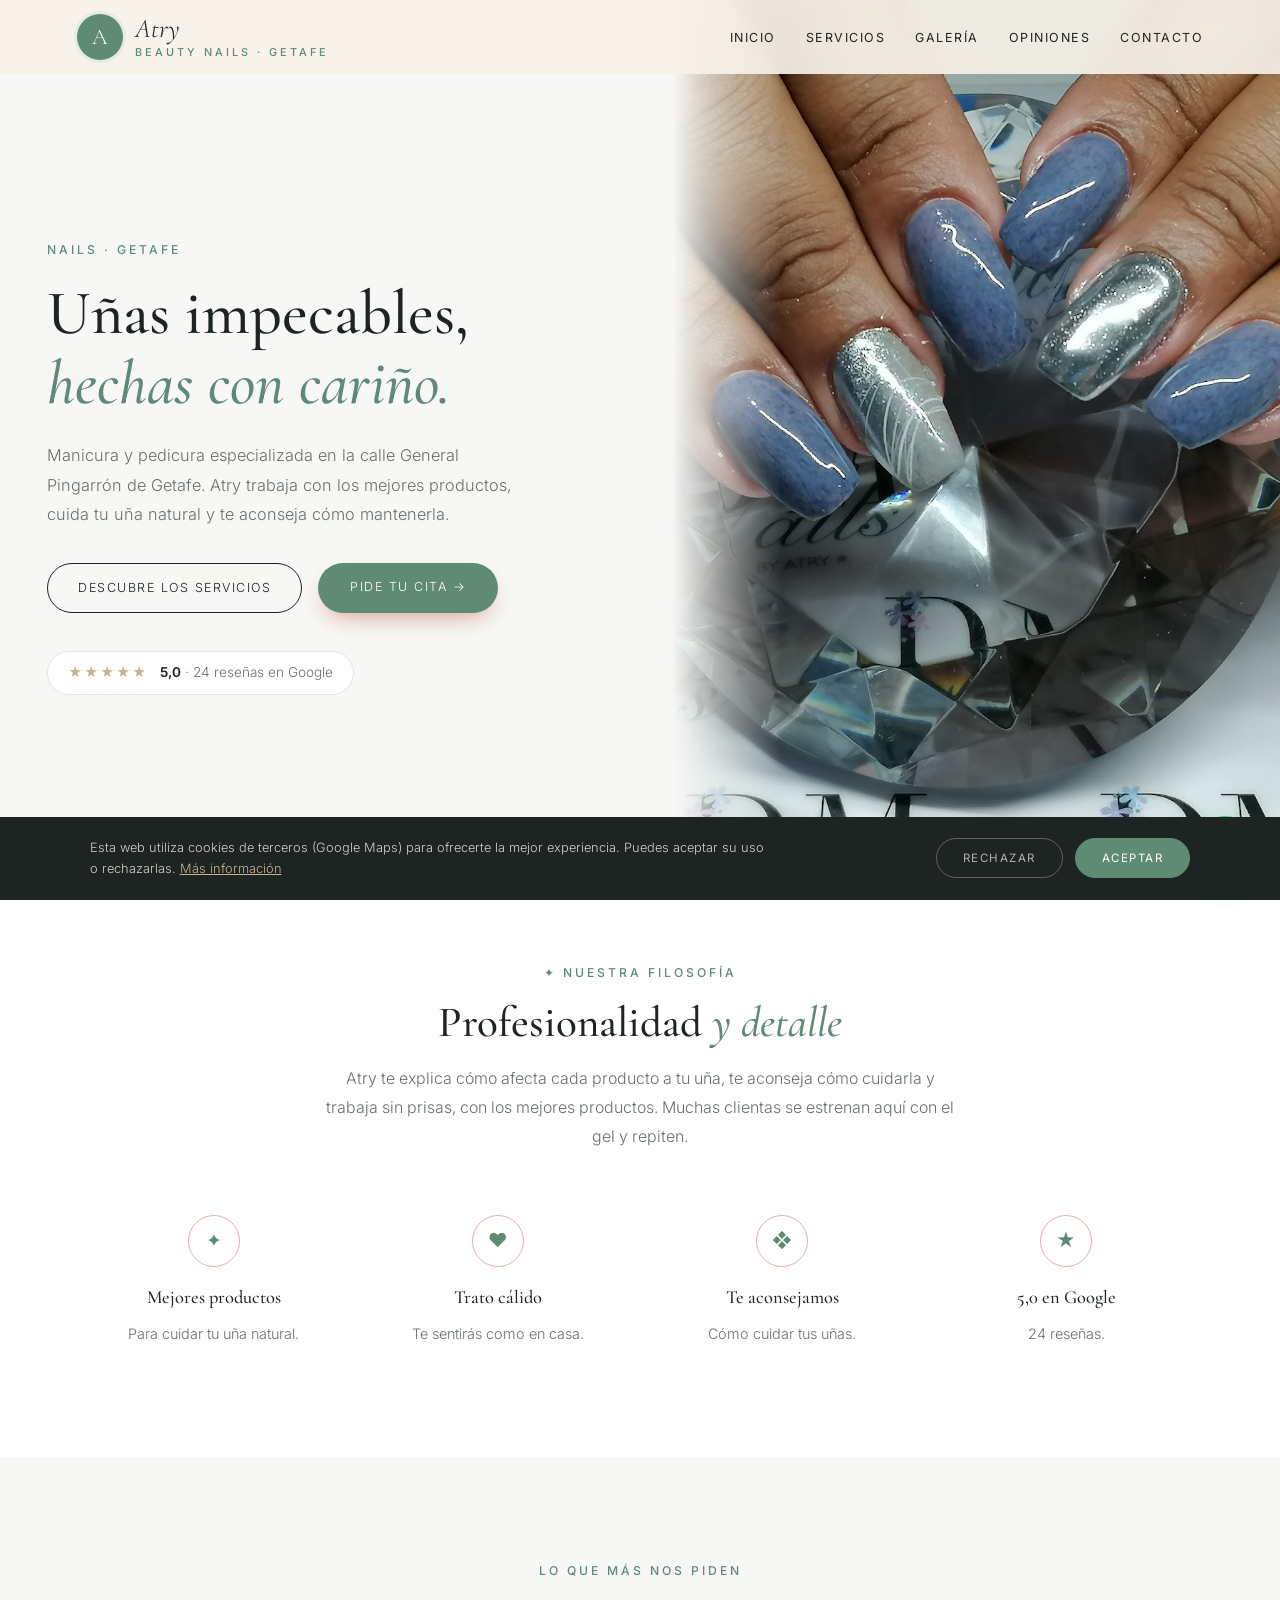
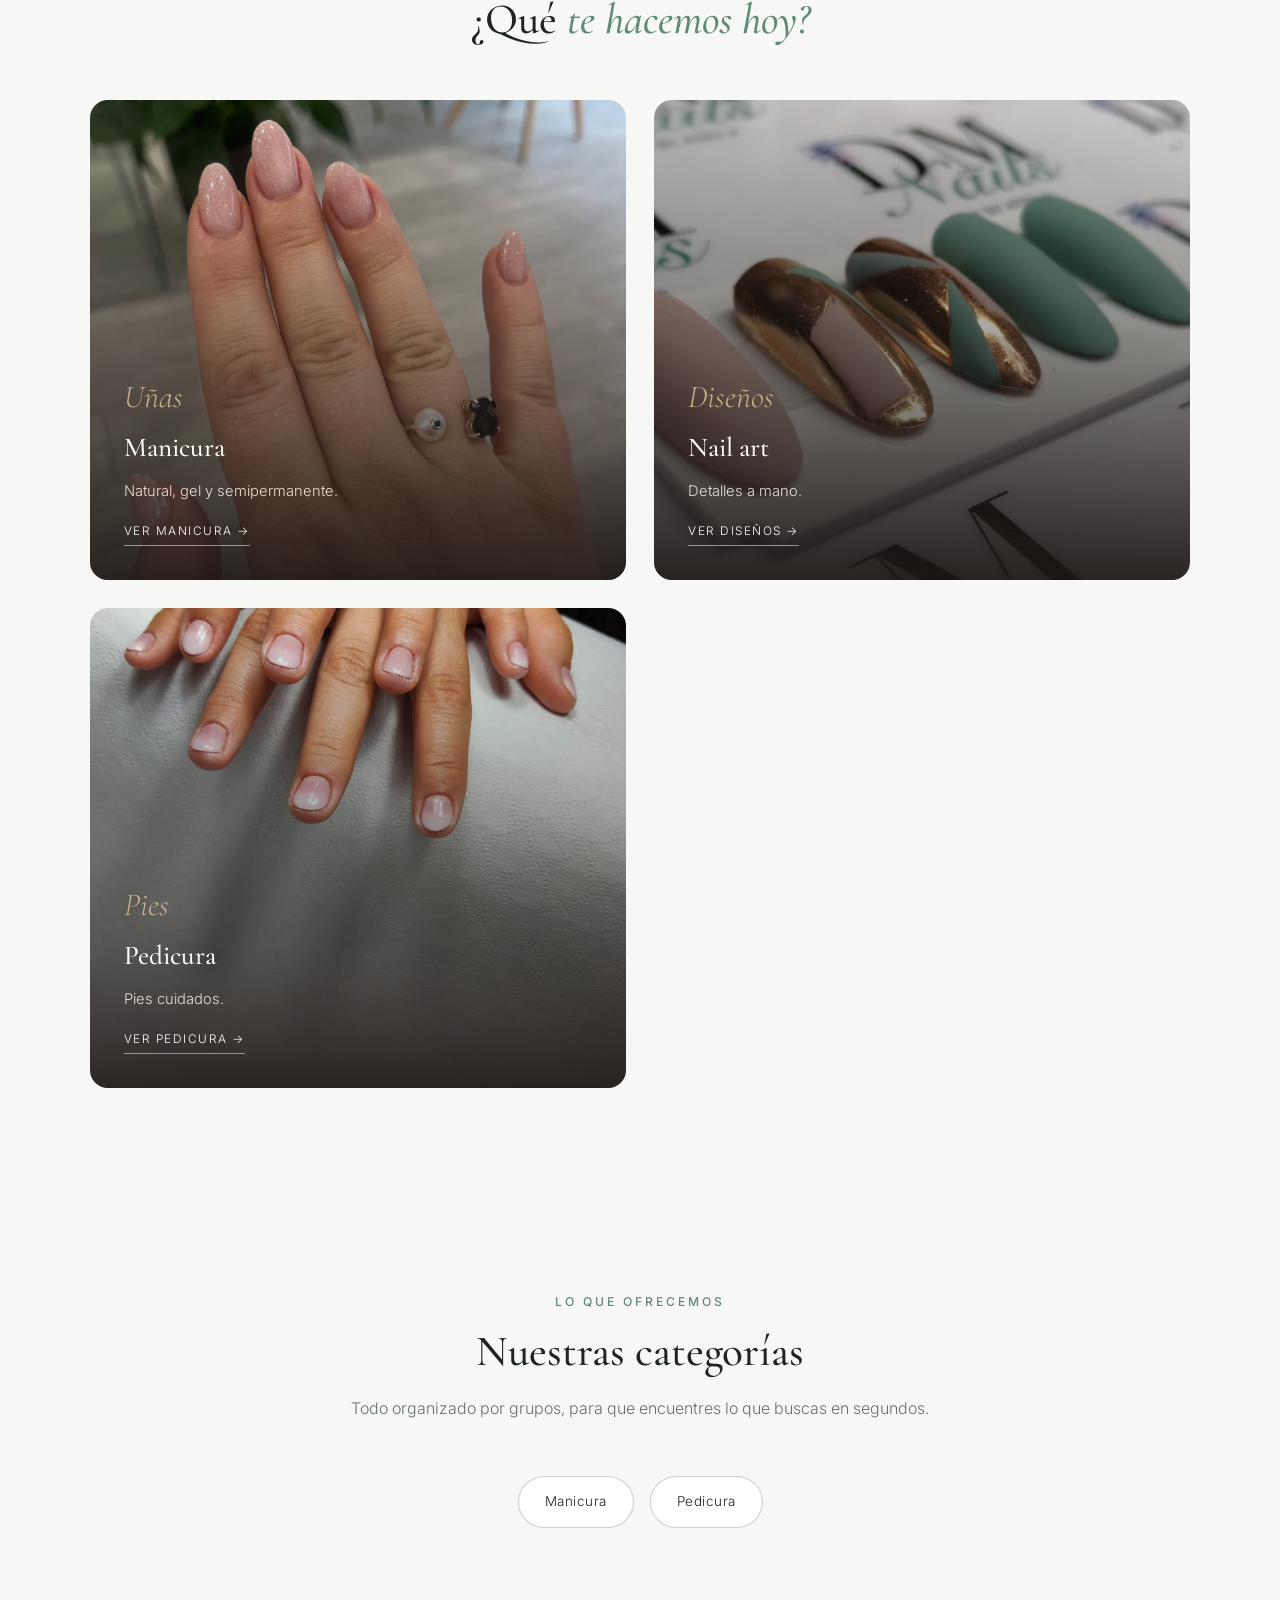
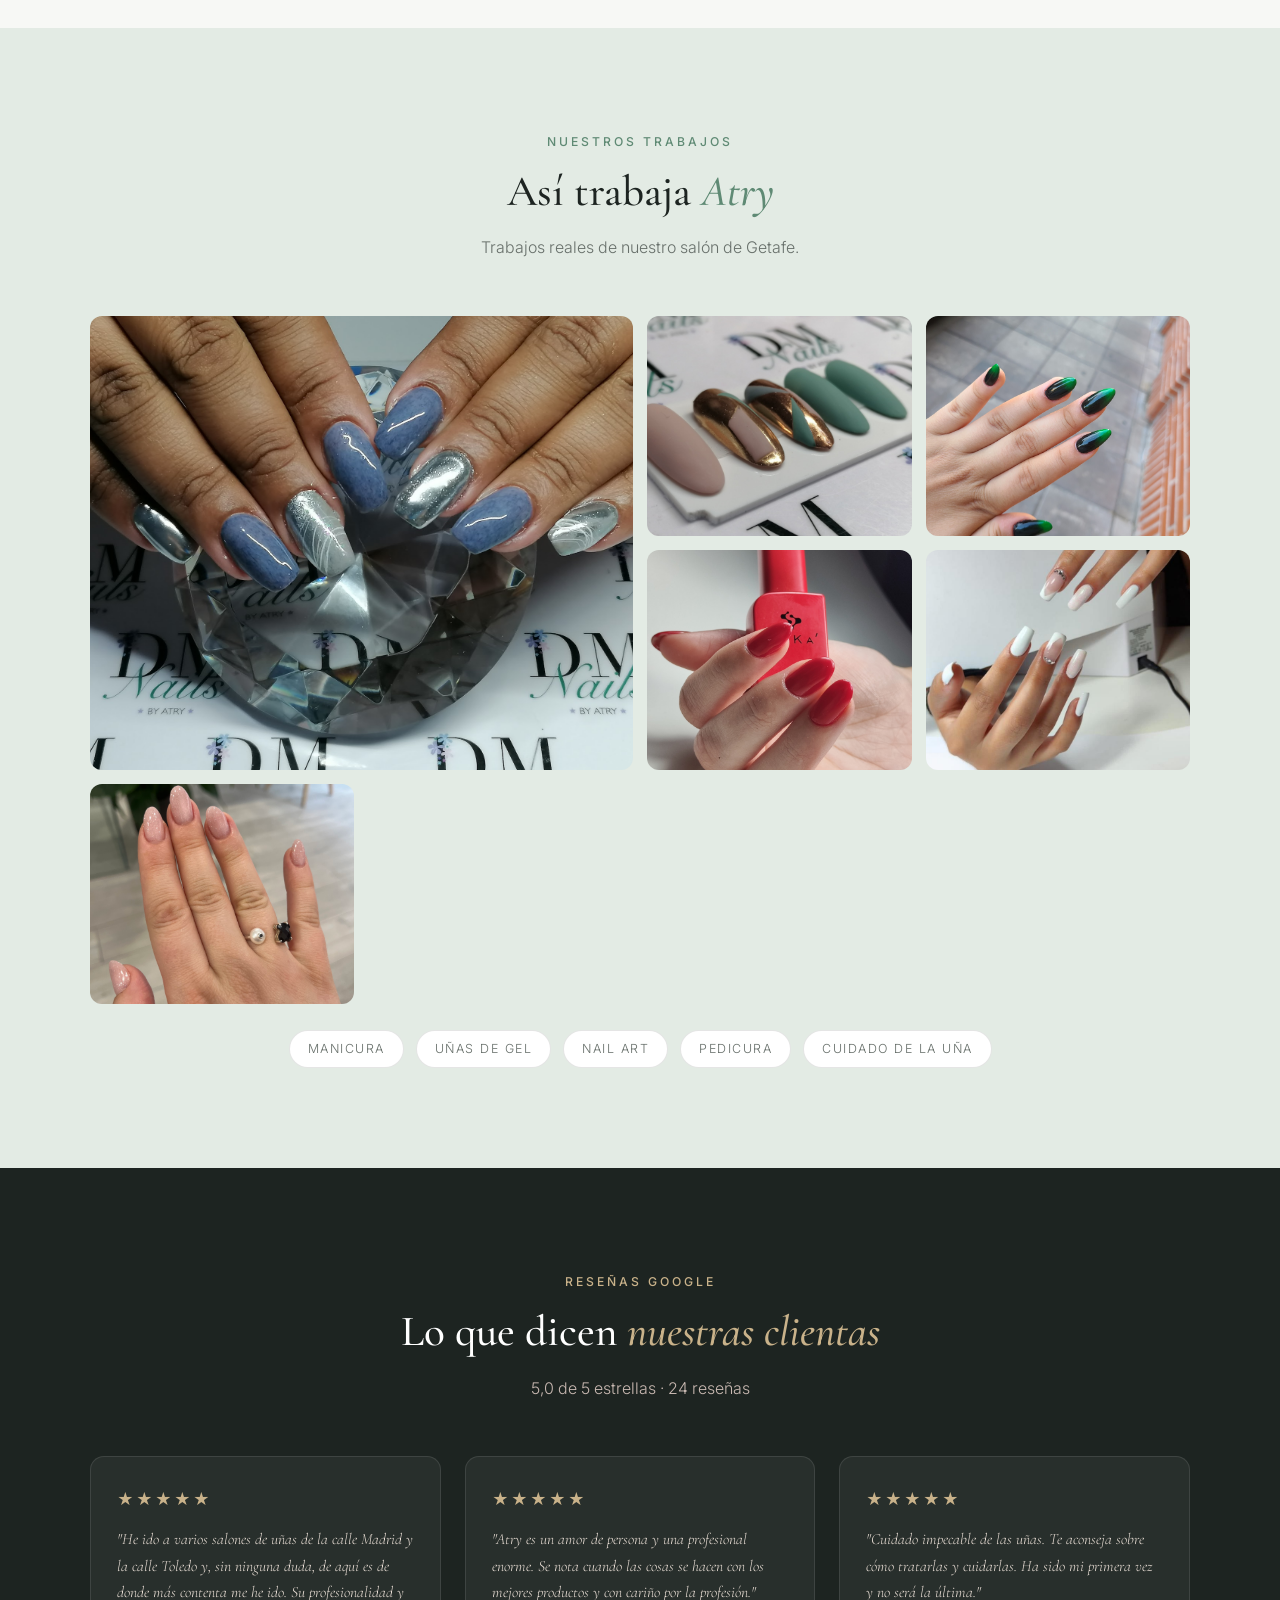
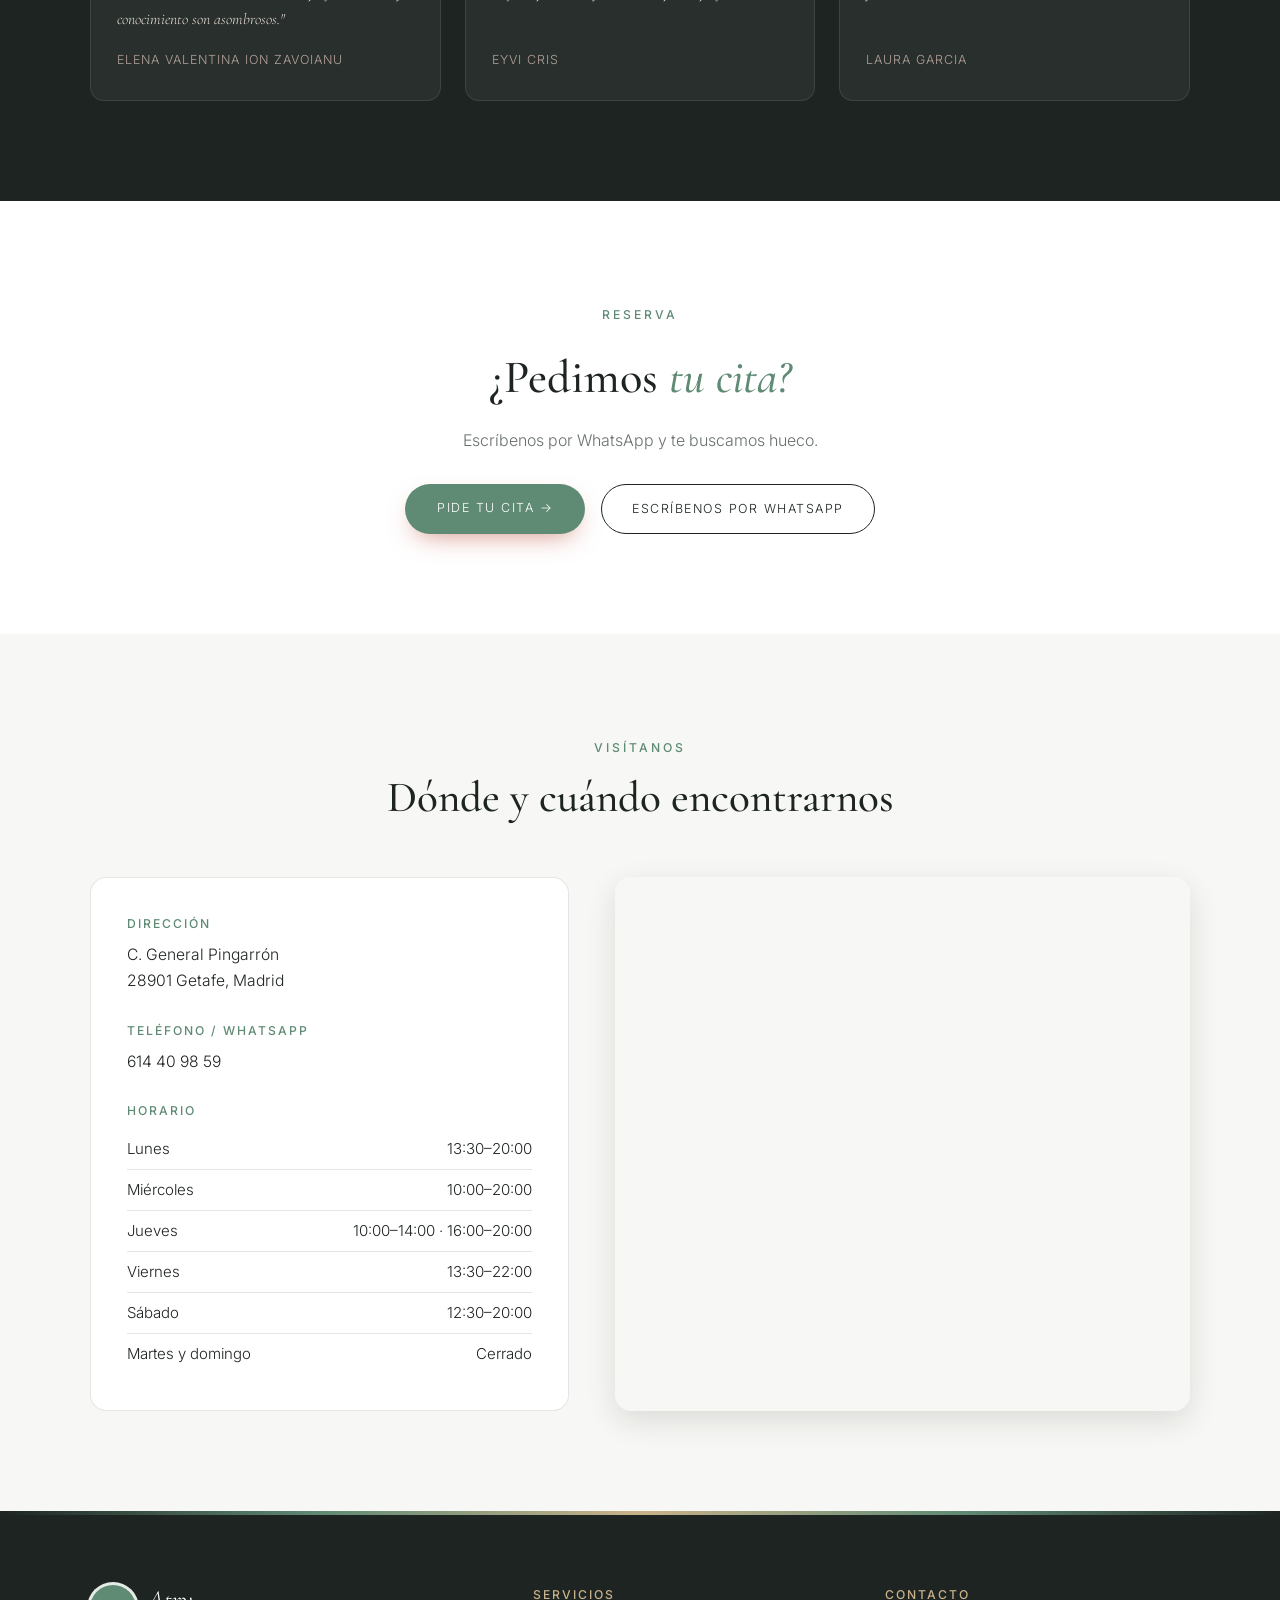
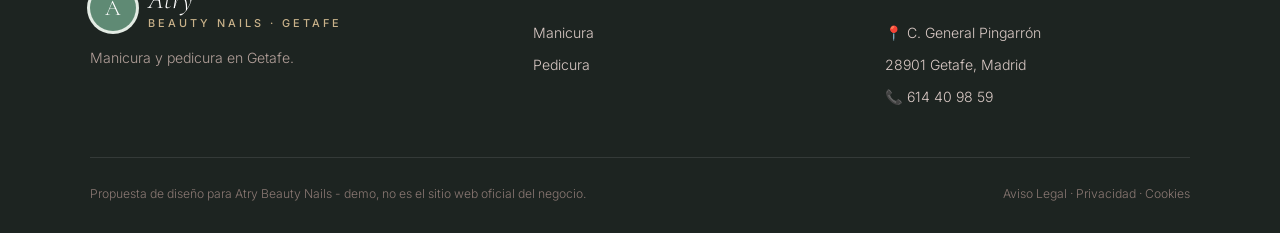
<file: index.html>
<!DOCTYPE html>
<html lang="es">
<head>
<meta charset="UTF-8">
<meta name="viewport" content="width=device-width, initial-scale=1.0">
<title>Atry Beauty Nails — Manicura y pedicura en Getafe</title>
<meta name="description" content="Atry Beauty Nails, manicura y pedicura especializada en la calle General Pingarrón de Getafe. Uñas de gel, nail art y cuidado de la uña natural. 5★ con 24 reseñas en Google.">
<meta name="theme-color" content="#1d2421">
<meta property="og:title" content="Atry Beauty Nails · Getafe">
<meta property="og:image" content="maps_03.jpg">

<link rel="preconnect" href="https://fonts.googleapis.com"><link rel="preconnect" href="https://fonts.gstatic.com" crossorigin><link href="https://fonts.googleapis.com/css2?family=Cormorant+Garamond:ital,wght@0,500;0,600;1,500&family=Inter:wght@300;400;500;600&display=swap" rel="stylesheet">
<link rel="stylesheet" href="styles.css">
</head>
<body>

<header id="header">
  <a href="index.html" class="logo" aria-label="Atry Beauty Nails, inicio"><span class="logo-mark">A</span><span class="logo-text"><span class="script">Atry</span><small>beauty nails · Getafe</small></span></a>
  <nav id="nav" aria-label="Navegación principal"><ul><li><a href="index.html#inicio">Inicio</a></li><li><a href="servicios.html">Servicios</a></li><li><a href="index.html#galeria">Galería</a></li><li><a href="index.html#opiniones">Opiniones</a></li><li><a href="index.html#contacto">Contacto</a></li></ul></nav><button class="nav-toggle" id="navToggle" aria-label="Abrir menú">☰</button>
</header>

<section class="hero" id="inicio">
  <div class="hero-text">
    <span class="eyebrow">Nails · Getafe</span>
    <h1>Uñas impecables, <em>hechas con cariño.</em></h1>
    <p>Manicura y pedicura especializada en la calle General Pingarrón de Getafe. Atry trabaja con los mejores productos, cuida tu uña natural y te aconseja cómo mantenerla.</p>
    <div class="hero-ctas">
      <a href="servicios.html" class="btn-outline">Descubre los servicios</a>
      <a href="https://wa.me/34614409859?text=Hola%2C%20he%20visto%20vuestra%20web%20y%20me%20gustar%C3%ADa%20pedir%20cita%20en%20Atry%20Beauty%20Nails" class="btn-solid" target="_blank" rel="noopener">Pide tu cita →</a>
    </div>
    <a class="hero-rating" href="https://www.google.com/maps/search/?api=1&query=Atry+Beauty+Nails,+Calle+General+Pingarron,+Getafe" target="_blank" rel="noopener"><span class="stars">★★★★★</span><span><strong>5,0</strong> · 24 reseñas en Google</span></a>
  </div>
  <div class="hero-img"><img src="maps_03.jpg" alt="Uñas en azul y plata hechas en Atry Beauty Nails, Getafe" style="object-position:center 45%;"></div>
</section>

<section class="trust">
  <div class="section-head">
    <span class="eyebrow">✦ Nuestra filosofía</span>
    <h2>Profesionalidad <em>y detalle</em></h2>
    <p>Atry te explica cómo afecta cada producto a tu uña, te aconseja cómo cuidarla y trabaja sin prisas, con los mejores productos. Muchas clientas se estrenan aquí con el gel y repiten.</p>
  </div>
  <div class="trust-grid">
    <div class="trust-card"><span class="trust-ic">✦</span><h3>Mejores productos</h3><p>Para cuidar tu uña natural.</p></div>
    <div class="trust-card"><span class="trust-ic">♥</span><h3>Trato cálido</h3><p>Te sentirás como en casa.</p></div>
    <div class="trust-card"><span class="trust-ic">❖</span><h3>Te aconsejamos</h3><p>Cómo cuidar tus uñas.</p></div>
    <div class="trust-card"><span class="trust-ic">★</span><h3>5,0 en Google</h3><p>24 reseñas.</p></div>
  </div>
</section>

<section class="worlds">
  <div class="section-head">
    <span class="eyebrow">Lo que más nos piden</span>
    <h2>¿Qué <em>te hacemos hoy?</em></h2>
  </div>
  <div class="worlds-grid">
    <a href="servicios.html#manos" class="world-card"><img src="maps_08.jpg" alt="Manicura"><div class="world-text"><span class="script">Uñas</span><h3>Manicura</h3><p>Natural, gel y semipermanente.</p><span class="world-link">Ver manicura →</span></div></a>
    <a href="servicios.html#manos" class="world-card"><img src="maps_01.jpg" alt="Nail art"><div class="world-text"><span class="script">Diseños</span><h3>Nail art</h3><p>Detalles a mano.</p><span class="world-link">Ver diseños →</span></div></a>
    <a href="servicios.html#pies" class="world-card"><img src="maps_04.jpg" alt="Pedicura"><div class="world-text"><span class="script">Pies</span><h3>Pedicura</h3><p>Pies cuidados.</p><span class="world-link">Ver pedicura →</span></div></a>
  </div>
</section>

<section>
  <div class="section-head">
    <span class="eyebrow">Lo que ofrecemos</span>
    <h2>Nuestras categorías</h2>
    <p>Todo organizado por grupos, para que encuentres lo que buscas en segundos.</p>
  </div>
  <div class="cat-pills">
    <a href="servicios.html#manos" class="cat-pill">Manicura</a>
    <a href="servicios.html#pies" class="cat-pill">Pedicura</a>
  </div>
</section>

<section class="gallery-wrap" id="galeria">
  <div class="section-head">
    <span class="eyebrow">Nuestros trabajos</span>
    <h2>Así trabaja <em>Atry</em></h2>
    <p>Trabajos reales de nuestro salón de Getafe.</p>
  </div>
  <div class="gallery">
    <figure class="big"><img src="maps_03.jpg" alt="Azul y plata" loading="lazy"></figure>
    <figure><img src="maps_01.jpg" alt="Diseño en verde y oro" loading="lazy"></figure>
    <figure><img src="maps_02.jpg" alt="Degradado en verde" loading="lazy"></figure>
    <figure><img src="maps_05.jpg" alt="Rojo clásico" loading="lazy"></figure>
    <figure><img src="maps_07.jpg" alt="Blanco con brillo" loading="lazy"></figure>
    <figure><img src="maps_08.jpg" alt="Nude con purpurina" loading="lazy"></figure>
  </div>
  <div class="brands"><span>Manicura</span><span>Uñas de gel</span><span>Nail art</span><span>Pedicura</span><span>Cuidado de la uña</span></div>
</section>

<section class="reviews-wrap" id="opiniones">
  <div class="section-head">
    <span class="eyebrow">Reseñas Google</span>
    <h2>Lo que dicen <em>nuestras clientas</em></h2>
    <p>5,0 de 5 estrellas · 24 reseñas</p>
  </div>
  <div class="review-grid">
    <div class="review-card"><div class="stars">★★★★★</div><p>"He ido a varios salones de uñas de la calle Madrid y la calle Toledo y, sin ninguna duda, de aquí es de donde más contenta me he ido. Su profesionalidad y conocimiento son asombrosos."</p><cite>Elena Valentina Ion Zavoianu</cite></div>
    <div class="review-card"><div class="stars">★★★★★</div><p>"Atry es un amor de persona y una profesional enorme. Se nota cuando las cosas se hacen con los mejores productos y con cariño por la profesión."</p><cite>Eyvi Cris</cite></div>
    <div class="review-card"><div class="stars">★★★★★</div><p>"Cuidado impecable de las uñas. Te aconseja sobre cómo tratarlas y cuidarlas. Ha sido mi primera vez y no será la última."</p><cite>LAURA GARCIA</cite></div>
  </div>
</section>

<section class="cta-section">
  <span class="eyebrow">Reserva</span>
  <h2>¿Pedimos <em>tu cita?</em></h2>
  <p>Escríbenos por WhatsApp y te buscamos hueco.</p>
  <div class="cta-row">
    <a href="https://wa.me/34614409859?text=Hola%2C%20he%20visto%20vuestra%20web%20y%20me%20gustar%C3%ADa%20pedir%20cita%20en%20Atry%20Beauty%20Nails" class="btn-solid" target="_blank" rel="noopener">Pide tu cita →</a>
    <a href="https://wa.me/34614409859?text=Hola%2C%20he%20visto%20vuestra%20web%20y%20me%20gustar%C3%ADa%20pedir%20cita%20en%20Atry%20Beauty%20Nails" class="btn-outline" target="_blank" rel="noopener">Escríbenos por WhatsApp</a>
  </div>
</section>

<section class="contact-section" id="contacto">
  <div class="section-head">
    <span class="eyebrow">Visítanos</span>
    <h2>Dónde y cuándo encontrarnos</h2>
  </div>
  <div class="contact-grid">
    <div class="contact-info">
      <div class="contact-block"><h3>Dirección</h3><p>C. General Pingarrón<br>28901 Getafe, Madrid</p></div>
      <div class="contact-block"><h3>Teléfono / WhatsApp</h3><p><a href="tel:+34614409859">614 40 98 59</a></p></div>
      <div class="contact-block"><h3>Horario</h3><ul class="hours-list"><li><span>Lunes</span><span>13:30–20:00</span></li><li><span>Miércoles</span><span>10:00–20:00</span></li><li><span>Jueves</span><span>10:00–14:00 · 16:00–20:00</span></li><li><span>Viernes</span><span>13:30–22:00</span></li><li><span>Sábado</span><span>12:30–20:00</span></li><li><span>Martes y domingo</span><span>Cerrado</span></li></ul></div>
      
    </div>
    <div class="contact-map">
      <iframe title="Mapa de Atry Beauty Nails" src="https://www.google.com/maps?q=Atry+Beauty+Nails,+Calle+General+Pingarron,+Getafe&output=embed" width="100%" height="100%" style="border:0;" allowfullscreen="" loading="lazy" referrerpolicy="no-referrer-when-downgrade"></iframe>
    </div>
  </div>
</section>

<footer>
  <div class="footer-grid">
    <div class="footer-brand">
      <a href="index.html" class="logo light"><span class="logo-mark">A</span><span class="logo-text"><span class="script">Atry</span><small>beauty nails · Getafe</small></span></a>
      <p>Manicura y pedicura en Getafe.</p>
    </div>
    <div><h4>Servicios</h4><ul><li><a href="servicios.html#manos">Manicura</a></li><li><a href="servicios.html#pies">Pedicura</a></li></ul></div>
    <div><h4>Contacto</h4><ul><li>📍 C. General Pingarrón</li><li>28901 Getafe, Madrid</li><li>📞 <a href="tel:+34614409859">614 40 98 59</a></li></ul></div>
  </div>
  <div class="footer-bottom">
    <span>Propuesta de diseño para Atry Beauty Nails - demo, no es el sitio web oficial del negocio.</span>
    <span><a href="aviso-legal.html">Aviso Legal</a> &middot; <a href="politica-privacidad.html">Privacidad</a> &middot; <a href="politica-cookies.html">Cookies</a></span>
  </div>
</footer>

<div id="cookie-banner" class="cookie-banner"><p>Esta web utiliza cookies de terceros (Google Maps) para ofrecerte la mejor experiencia. Puedes aceptar su uso o rechazarlas. <a href="politica-cookies.html">Más información</a></p><div class="cookie-actions"><button onclick="setCookieChoice('rejected')" class="ck-reject">Rechazar</button><button onclick="setCookieChoice('accepted')" class="ck-accept">Aceptar</button></div></div>
<div class="social-fabs"><a class="wa-fab" href="https://wa.me/34614409859?text=Hola%2C%20he%20visto%20vuestra%20web%20y%20me%20gustar%C3%ADa%20pedir%20cita%20en%20Atry%20Beauty%20Nails" target="_blank" rel="noopener" aria-label="Escribir por WhatsApp"><svg width="28" height="28" viewBox="0 0 24 24" fill="white"><path d="M17.5 14.4c-.3-.1-1.8-.9-2-1s-.5-.1-.7.1-.8 1-.9 1.2-.3.2-.6.1a8.2 8.2 0 0 1-2.4-1.5 9 9 0 0 1-1.7-2.1c-.2-.3 0-.5.1-.6l.4-.5.3-.5v-.5l-.9-2.2c-.2-.6-.5-.5-.7-.5h-.6a1.1 1.1 0 0 0-.8.4 3.4 3.4 0 0 0-1 2.5 5.9 5.9 0 0 0 1.2 3.1 13.5 13.5 0 0 0 5.2 4.6c2.6 1 2.6.7 3.1.6a2.6 2.6 0 0 0 1.7-1.2 2.1 2.1 0 0 0 .2-1.2c-.1-.1-.3-.2-.6-.3ZM12 21.8a9.8 9.8 0 0 1-5-1.4l-.4-.2-3.7 1 1-3.6-.2-.4A9.8 9.8 0 1 1 12 21.8Zm8.4-18.3A11.8 11.8 0 0 0 1.8 17.7L.2 23.8l6.3-1.6a11.8 11.8 0 0 0 5.6 1.4A11.8 11.8 0 0 0 20.4 3.5Z"/></svg></a></div>
<script src="main.js"></script>
</body>
</html>
</file>
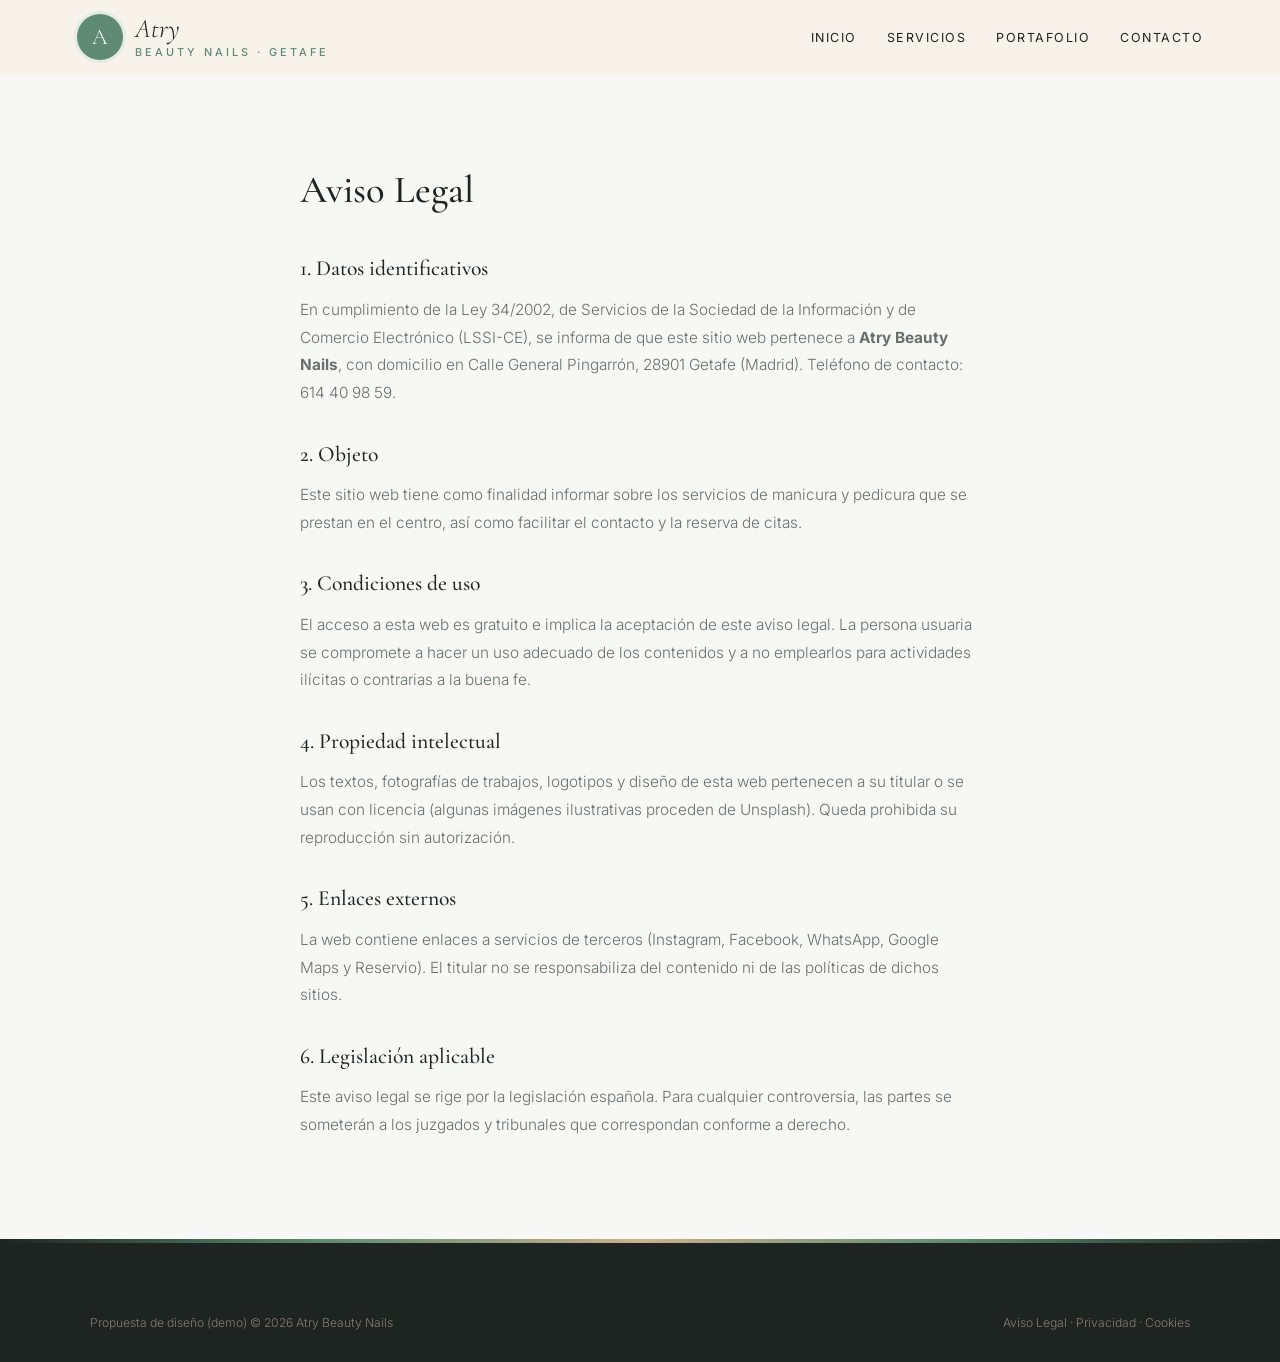
<file: aviso-legal.html>
<!DOCTYPE html>
<html lang="es">
<head>
<meta charset="UTF-8">
<meta name="viewport" content="width=device-width, initial-scale=1.0">
<title>Aviso Legal — Atry Beauty Nails</title>
<meta name="robots" content="noindex">

<link rel="preconnect" href="https://fonts.googleapis.com">
<link href="https://fonts.googleapis.com/css2?family=Cormorant+Garamond:ital,wght@0,500;0,600;1,500&family=Inter:wght@300;400;500;600&display=swap" rel="stylesheet">
<link rel="stylesheet" href="styles.css">
</head>
<body>
<header id="header" class="scrolled">
  <a href="index.html" class="logo" aria-label="Atry Beauty Nails, inicio">
    <span class="logo-mark">A</span>
    <span class="logo-text"><span class="script">Atry</span><small>beauty nails · Getafe</small></span>
  </a>
  <nav id="nav" aria-label="Navegación principal">
    <ul>
      <li><a href="index.html#inicio">Inicio</a></li>
      <li><a href="servicios.html">Servicios</a></li>
      <li><a href="portafolio.html">Portafolio</a></li>
      <li><a href="index.html#contacto">Contacto</a></li>
    </ul>
  </nav>
  <button class="nav-toggle" id="navToggle" aria-label="Abrir menú">☰</button>
</header>
<main class="legal"><h1>Aviso Legal</h1>
<h2>1. Datos identificativos</h2>
<p>En cumplimiento de la Ley 34/2002, de Servicios de la Sociedad de la Información y de Comercio Electrónico (LSSI-CE), se informa de que este sitio web pertenece a <strong>Atry Beauty Nails</strong>, con domicilio en Calle General Pingarrón, 28901 Getafe (Madrid). Teléfono de contacto: 614 40 98 59.</p>
<h2>2. Objeto</h2>
<p>Este sitio web tiene como finalidad informar sobre los servicios de manicura y pedicura que se prestan en el centro, así como facilitar el contacto y la reserva de citas.</p>
<h2>3. Condiciones de uso</h2>
<p>El acceso a esta web es gratuito e implica la aceptación de este aviso legal. La persona usuaria se compromete a hacer un uso adecuado de los contenidos y a no emplearlos para actividades ilícitas o contrarias a la buena fe.</p>
<h2>4. Propiedad intelectual</h2>
<p>Los textos, fotografías de trabajos, logotipos y diseño de esta web pertenecen a su titular o se usan con licencia (algunas imágenes ilustrativas proceden de Unsplash). Queda prohibida su reproducción sin autorización.</p>
<h2>5. Enlaces externos</h2>
<p>La web contiene enlaces a servicios de terceros (Instagram, Facebook, WhatsApp, Google Maps y Reservio). El titular no se responsabiliza del contenido ni de las políticas de dichos sitios.</p>
<h2>6. Legislación aplicable</h2>
<p>Este aviso legal se rige por la legislación española. Para cualquier controversia, las partes se someterán a los juzgados y tribunales que correspondan conforme a derecho.</p></main>
<footer>
  <div class="footer-bottom" style="margin-top:0">
    <span>Propuesta de diseño (demo) © 2026 Atry Beauty Nails</span>
    <span><a href="aviso-legal.html">Aviso Legal</a> &middot; <a href="politica-privacidad.html">Privacidad</a> &middot; <a href="politica-cookies.html">Cookies</a></span>
  </div>
</footer>
<script src="main.js"></script>
</body>
</html>
</file>
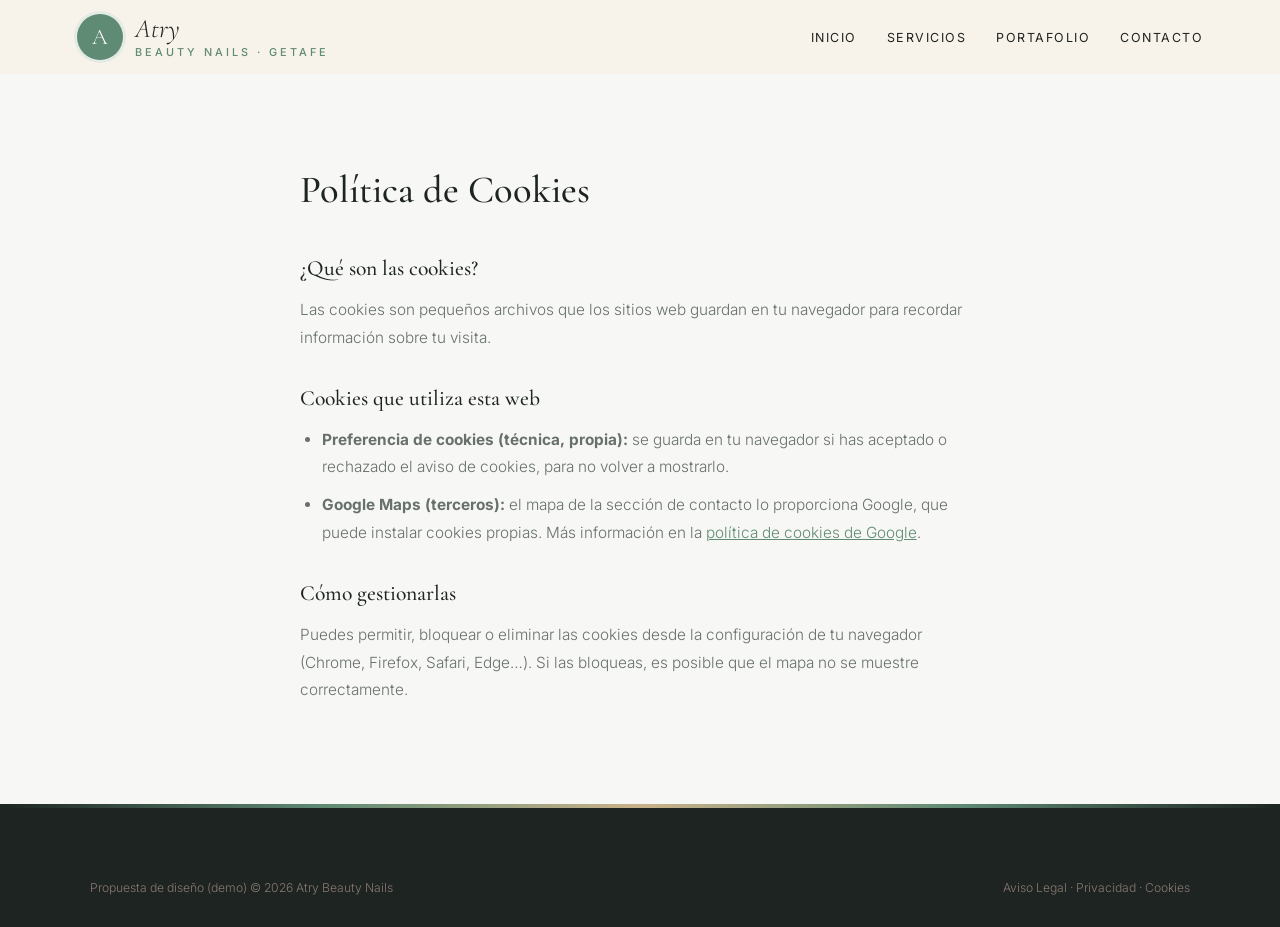
<file: politica-cookies.html>
<!DOCTYPE html>
<html lang="es">
<head>
<meta charset="UTF-8">
<meta name="viewport" content="width=device-width, initial-scale=1.0">
<title>Política de Cookies — Atry Beauty Nails</title>
<meta name="robots" content="noindex">

<link rel="preconnect" href="https://fonts.googleapis.com">
<link href="https://fonts.googleapis.com/css2?family=Cormorant+Garamond:ital,wght@0,500;0,600;1,500&family=Inter:wght@300;400;500;600&display=swap" rel="stylesheet">
<link rel="stylesheet" href="styles.css">
</head>
<body>
<header id="header" class="scrolled">
  <a href="index.html" class="logo" aria-label="Atry Beauty Nails, inicio">
    <span class="logo-mark">A</span>
    <span class="logo-text"><span class="script">Atry</span><small>beauty nails · Getafe</small></span>
  </a>
  <nav id="nav" aria-label="Navegación principal">
    <ul>
      <li><a href="index.html#inicio">Inicio</a></li>
      <li><a href="servicios.html">Servicios</a></li>
      <li><a href="portafolio.html">Portafolio</a></li>
      <li><a href="index.html#contacto">Contacto</a></li>
    </ul>
  </nav>
  <button class="nav-toggle" id="navToggle" aria-label="Abrir menú">☰</button>
</header>
<main class="legal"><h1>Política de Cookies</h1>
<h2>¿Qué son las cookies?</h2>
<p>Las cookies son pequeños archivos que los sitios web guardan en tu navegador para recordar información sobre tu visita.</p>
<h2>Cookies que utiliza esta web</h2>
<ul>
<li><strong>Preferencia de cookies (técnica, propia):</strong> se guarda en tu navegador si has aceptado o rechazado el aviso de cookies, para no volver a mostrarlo.</li>
<li><strong>Google Maps (terceros):</strong> el mapa de la sección de contacto lo proporciona Google, que puede instalar cookies propias. Más información en la <a href="https://policies.google.com/technologies/cookies" target="_blank" rel="noopener">política de cookies de Google</a>.</li>
</ul>
<h2>Cómo gestionarlas</h2>
<p>Puedes permitir, bloquear o eliminar las cookies desde la configuración de tu navegador (Chrome, Firefox, Safari, Edge…). Si las bloqueas, es posible que el mapa no se muestre correctamente.</p></main>
<footer>
  <div class="footer-bottom" style="margin-top:0">
    <span>Propuesta de diseño (demo) © 2026 Atry Beauty Nails</span>
    <span><a href="aviso-legal.html">Aviso Legal</a> &middot; <a href="politica-privacidad.html">Privacidad</a> &middot; <a href="politica-cookies.html">Cookies</a></span>
  </div>
</footer>
<script src="main.js"></script>
</body>
</html>
</file>
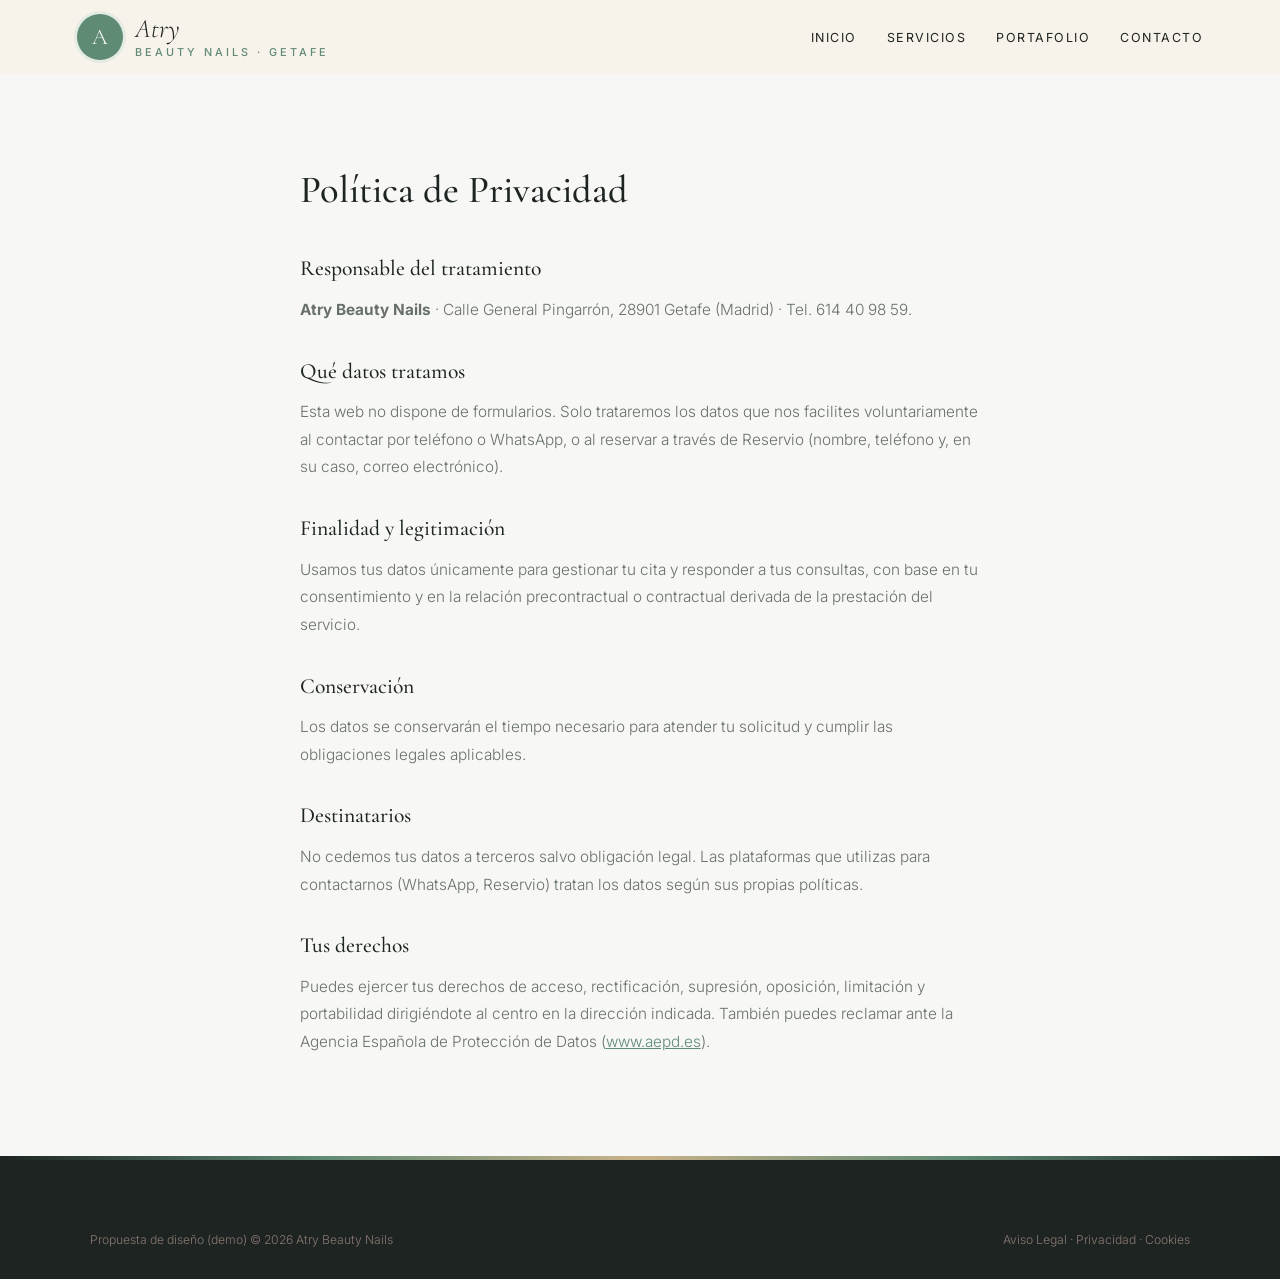
<file: politica-privacidad.html>
<!DOCTYPE html>
<html lang="es">
<head>
<meta charset="UTF-8">
<meta name="viewport" content="width=device-width, initial-scale=1.0">
<title>Política de Privacidad — Atry Beauty Nails</title>
<meta name="robots" content="noindex">

<link rel="preconnect" href="https://fonts.googleapis.com">
<link href="https://fonts.googleapis.com/css2?family=Cormorant+Garamond:ital,wght@0,500;0,600;1,500&family=Inter:wght@300;400;500;600&display=swap" rel="stylesheet">
<link rel="stylesheet" href="styles.css">
</head>
<body>
<header id="header" class="scrolled">
  <a href="index.html" class="logo" aria-label="Atry Beauty Nails, inicio">
    <span class="logo-mark">A</span>
    <span class="logo-text"><span class="script">Atry</span><small>beauty nails · Getafe</small></span>
  </a>
  <nav id="nav" aria-label="Navegación principal">
    <ul>
      <li><a href="index.html#inicio">Inicio</a></li>
      <li><a href="servicios.html">Servicios</a></li>
      <li><a href="portafolio.html">Portafolio</a></li>
      <li><a href="index.html#contacto">Contacto</a></li>
    </ul>
  </nav>
  <button class="nav-toggle" id="navToggle" aria-label="Abrir menú">☰</button>
</header>
<main class="legal"><h1>Política de Privacidad</h1>
<h2>Responsable del tratamiento</h2>
<p><strong>Atry Beauty Nails</strong> · Calle General Pingarrón, 28901 Getafe (Madrid) · Tel. 614 40 98 59.</p>
<h2>Qué datos tratamos</h2>
<p>Esta web no dispone de formularios. Solo trataremos los datos que nos facilites voluntariamente al contactar por teléfono o WhatsApp, o al reservar a través de Reservio (nombre, teléfono y, en su caso, correo electrónico).</p>
<h2>Finalidad y legitimación</h2>
<p>Usamos tus datos únicamente para gestionar tu cita y responder a tus consultas, con base en tu consentimiento y en la relación precontractual o contractual derivada de la prestación del servicio.</p>
<h2>Conservación</h2>
<p>Los datos se conservarán el tiempo necesario para atender tu solicitud y cumplir las obligaciones legales aplicables.</p>
<h2>Destinatarios</h2>
<p>No cedemos tus datos a terceros salvo obligación legal. Las plataformas que utilizas para contactarnos (WhatsApp, Reservio) tratan los datos según sus propias políticas.</p>
<h2>Tus derechos</h2>
<p>Puedes ejercer tus derechos de acceso, rectificación, supresión, oposición, limitación y portabilidad dirigiéndote al centro en la dirección indicada. También puedes reclamar ante la Agencia Española de Protección de Datos (<a href="https://www.aepd.es" target="_blank" rel="noopener">www.aepd.es</a>).</p></main>
<footer>
  <div class="footer-bottom" style="margin-top:0">
    <span>Propuesta de diseño (demo) © 2026 Atry Beauty Nails</span>
    <span><a href="aviso-legal.html">Aviso Legal</a> &middot; <a href="politica-privacidad.html">Privacidad</a> &middot; <a href="politica-cookies.html">Cookies</a></span>
  </div>
</footer>
<script src="main.js"></script>
</body>
</html>
</file>
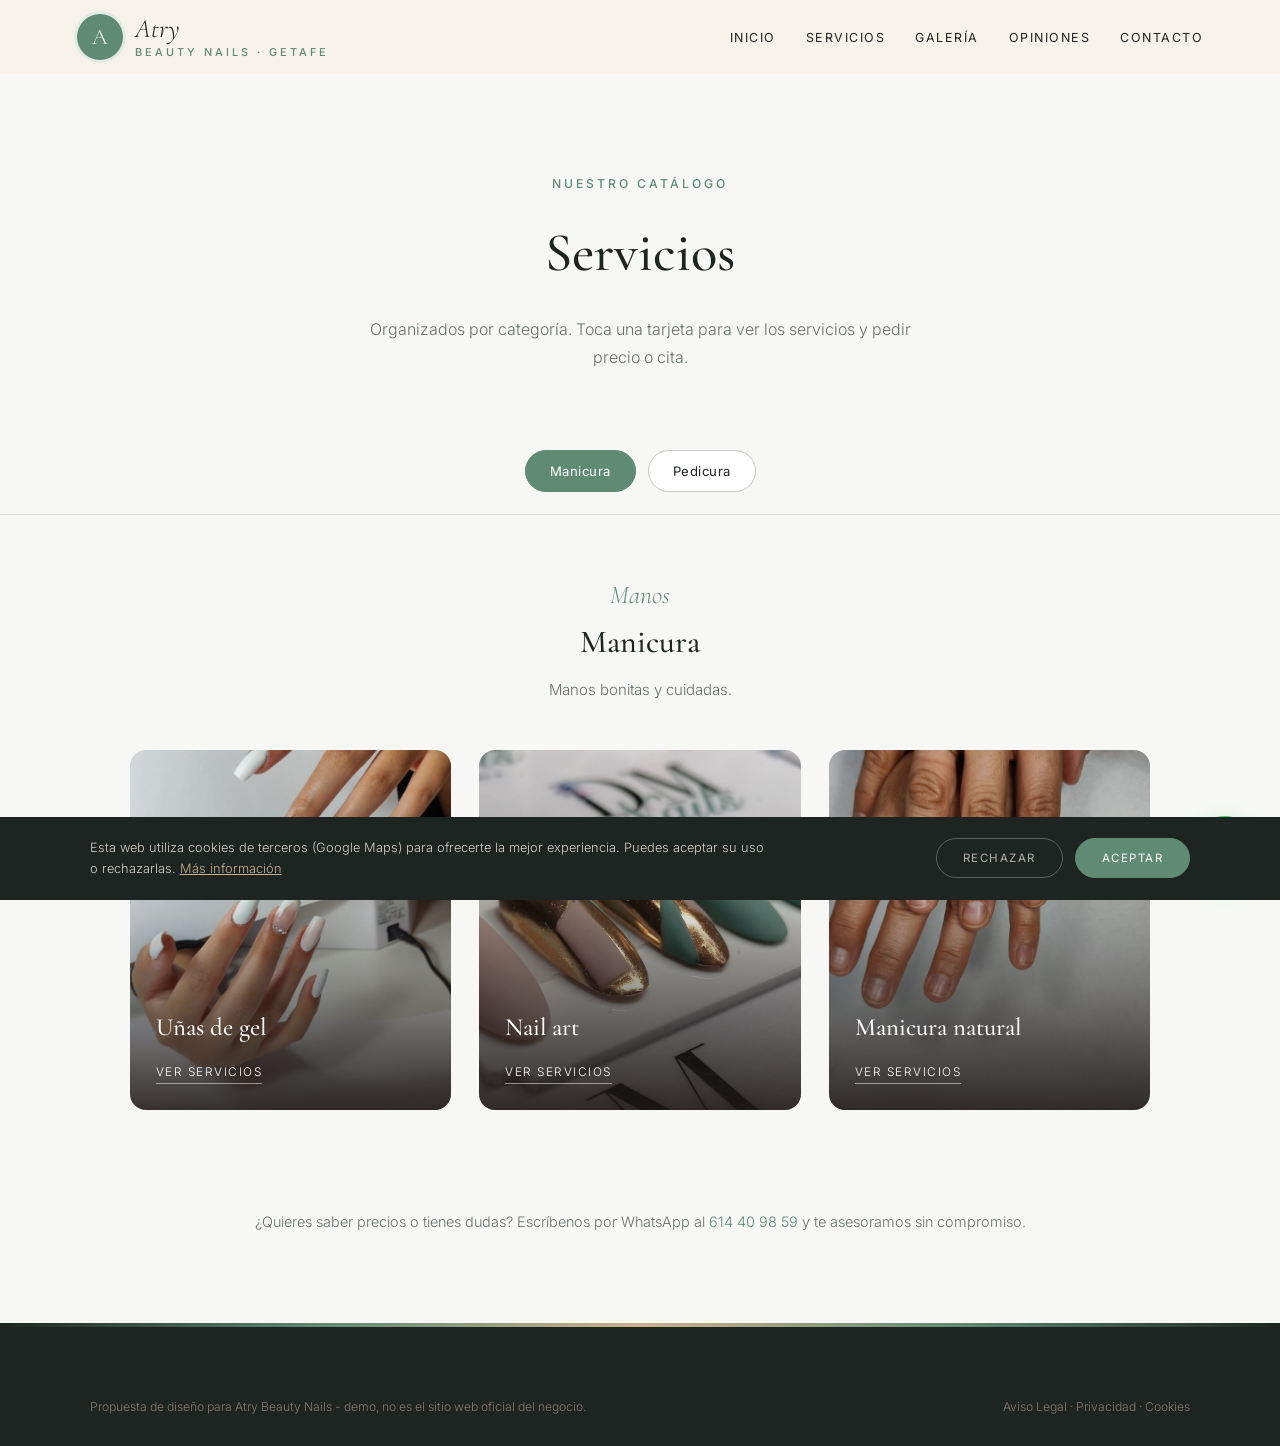
<file: servicios.html>
<!DOCTYPE html>
<html lang="es">
<head>
<meta charset="UTF-8">
<meta name="viewport" content="width=device-width, initial-scale=1.0">
<title>Servicios — Atry Beauty Nails · Getafe</title>
<meta name="description" content="Servicios de Atry Beauty Nails en Getafe.">

<link rel="preconnect" href="https://fonts.googleapis.com"><link rel="preconnect" href="https://fonts.gstatic.com" crossorigin><link href="https://fonts.googleapis.com/css2?family=Cormorant+Garamond:ital,wght@0,500;0,600;1,500&family=Inter:wght@300;400;500;600&display=swap" rel="stylesheet">
<link rel="stylesheet" href="styles.css">
</head>
<body>

<header id="header" class="scrolled">
  <a href="index.html" class="logo" aria-label="Atry Beauty Nails, inicio"><span class="logo-mark">A</span><span class="logo-text"><span class="script">Atry</span><small>beauty nails · Getafe</small></span></a>
  <nav id="nav" aria-label="Navegación principal"><ul><li><a href="index.html#inicio">Inicio</a></li><li><a href="servicios.html">Servicios</a></li><li><a href="index.html#galeria">Galería</a></li><li><a href="index.html#opiniones">Opiniones</a></li><li><a href="index.html#contacto">Contacto</a></li></ul></nav><button class="nav-toggle" id="navToggle" aria-label="Abrir menú">☰</button>
</header>

<div class="page-hero">
  <span class="eyebrow">Nuestro catálogo</span>
  <h1>Servicios</h1>
  <p>Organizados por categoría. Toca una tarjeta para ver los servicios y pedir precio o cita.</p>
</div>

<div class="tabs">
  <button class="tab-btn active" data-tab="manos">Manicura</button>
  <button class="tab-btn" data-tab="pies">Pedicura</button>
  
</div>

<div class="tab-panel active" id="manos">
  <div class="tab-intro"><span class="script">Manos</span><h2>Manicura</h2><p>Manos bonitas y cuidadas.</p></div>
  <div class="cat-grid">
    <div class="cat-card" onclick="openModal('gel')"><img src="maps_07.jpg" alt="Uñas de gel" loading="lazy"><div class="cat-card-text"><h3>Uñas de gel</h3><span>Ver servicios</span></div></div>
    <div class="cat-card" onclick="openModal('nailart')"><img src="maps_01.jpg" alt="Nail art" loading="lazy"><div class="cat-card-text"><h3>Nail art</h3><span>Ver servicios</span></div></div>
    <div class="cat-card" onclick="openModal('natural')"><img src="maps_10.jpg" alt="Manicura natural" loading="lazy"><div class="cat-card-text"><h3>Manicura natural</h3><span>Ver servicios</span></div></div>
  </div>
</div>

<div class="tab-panel" id="pies">
  <div class="tab-intro"><span class="script">Pies</span><h2>Pedicura</h2><p>Pregúntanos por WhatsApp.</p></div>
  <div class="cat-grid single">
    <div class="cat-card" onclick="openModal('pedicura')"><img src="maps_04.jpg" alt="Pedicura" loading="lazy"><div class="cat-card-text"><h3>Pedicura</h3><span>Ver servicios</span></div></div>
  </div>
</div>


<p class="services-note">¿Quieres saber precios o tienes dudas? Escríbenos por WhatsApp al <a href="https://wa.me/34614409859" target="_blank" rel="noopener" style="color:var(--red)">614 40 98 59</a> y te asesoramos sin compromiso.</p>

<div class="modal-overlay" id="modal-gel"><div class="modal">
  <button class="modal-close" onclick="closeModal('gel')" aria-label="Cerrar">×</button>
  <h3>Uñas de gel</h3><p class="modal-sub">Resistentes y bonitas</p>
  <div class="svc-row"><div><div class="svc-name">Uñas de gel</div><span class="svc-desc"></span></div><div class="svc-price">Consultar</div></div>
  <div class="svc-row"><div><div class="svc-name">Esmaltado semipermanente</div><span class="svc-desc"></span></div><div class="svc-price">Consultar</div></div>
  <a class="modal-cta alt" href="https://wa.me/34614409859?text=Hola%2C%20quiero%20informaci%C3%B3n%20sobre%20u%C3%B1as%20de%20gel" target="_blank" rel="noopener">Pedir cita por WhatsApp</a>
</div></div>

<div class="modal-overlay" id="modal-nailart"><div class="modal">
  <button class="modal-close" onclick="closeModal('nailart')" aria-label="Cerrar">×</button>
  <h3>Nail art</h3><p class="modal-sub">Diseños a mano</p>
  <div class="svc-row"><div><div class="svc-name">Diseños y detalles</div><span class="svc-desc"></span></div><div class="svc-price">Consultar</div></div>
  <div class="svc-row"><div><div class="svc-name">Cromados y brillos</div><span class="svc-desc"></span></div><div class="svc-price">Consultar</div></div>
  <a class="modal-cta alt" href="https://wa.me/34614409859?text=Hola%2C%20quiero%20informaci%C3%B3n%20sobre%20nail%20art" target="_blank" rel="noopener">Pedir cita por WhatsApp</a>
</div></div>

<div class="modal-overlay" id="modal-natural"><div class="modal">
  <button class="modal-close" onclick="closeModal('natural')" aria-label="Cerrar">×</button>
  <h3>Manicura natural</h3><p class="modal-sub">Cuidado de la uña</p>
  <div class="svc-row"><div><div class="svc-name">Manicura</div><span class="svc-desc"></span></div><div class="svc-price">Consultar</div></div>
  <div class="svc-row"><div><div class="svc-name">Cuidado de cutículas</div><span class="svc-desc"></span></div><div class="svc-price">Consultar</div></div>
  <a class="modal-cta alt" href="https://wa.me/34614409859?text=Hola%2C%20quiero%20informaci%C3%B3n%20sobre%20manicura%20natural" target="_blank" rel="noopener">Pedir cita por WhatsApp</a>
</div></div>

<div class="modal-overlay" id="modal-pedicura"><div class="modal">
  <button class="modal-close" onclick="closeModal('pedicura')" aria-label="Cerrar">×</button>
  <h3>Pedicura</h3><p class="modal-sub">Pies cuidados</p>
  <div class="svc-row"><div><div class="svc-name">Pedicura</div><span class="svc-desc"></span></div><div class="svc-price">Consultar</div></div>
  <a class="modal-cta alt" href="https://wa.me/34614409859?text=Hola%2C%20quiero%20informaci%C3%B3n%20sobre%20pedicura" target="_blank" rel="noopener">Pedir cita por WhatsApp</a>
</div></div>


<footer>
  <div class="footer-bottom" style="margin-top:0">
    <span>Propuesta de diseño para Atry Beauty Nails - demo, no es el sitio web oficial del negocio.</span>
    <span><a href="aviso-legal.html">Aviso Legal</a> &middot; <a href="politica-privacidad.html">Privacidad</a> &middot; <a href="politica-cookies.html">Cookies</a></span>
  </div>
</footer>

<div id="cookie-banner" class="cookie-banner"><p>Esta web utiliza cookies de terceros (Google Maps) para ofrecerte la mejor experiencia. Puedes aceptar su uso o rechazarlas. <a href="politica-cookies.html">Más información</a></p><div class="cookie-actions"><button onclick="setCookieChoice('rejected')" class="ck-reject">Rechazar</button><button onclick="setCookieChoice('accepted')" class="ck-accept">Aceptar</button></div></div>
<div class="social-fabs"><a class="wa-fab" href="https://wa.me/34614409859?text=Hola%2C%20he%20visto%20vuestra%20web%20y%20me%20gustar%C3%ADa%20pedir%20cita%20en%20Atry%20Beauty%20Nails" target="_blank" rel="noopener" aria-label="Escribir por WhatsApp"><svg width="28" height="28" viewBox="0 0 24 24" fill="white"><path d="M17.5 14.4c-.3-.1-1.8-.9-2-1s-.5-.1-.7.1-.8 1-.9 1.2-.3.2-.6.1a8.2 8.2 0 0 1-2.4-1.5 9 9 0 0 1-1.7-2.1c-.2-.3 0-.5.1-.6l.4-.5.3-.5v-.5l-.9-2.2c-.2-.6-.5-.5-.7-.5h-.6a1.1 1.1 0 0 0-.8.4 3.4 3.4 0 0 0-1 2.5 5.9 5.9 0 0 0 1.2 3.1 13.5 13.5 0 0 0 5.2 4.6c2.6 1 2.6.7 3.1.6a2.6 2.6 0 0 0 1.7-1.2 2.1 2.1 0 0 0 .2-1.2c-.1-.1-.3-.2-.6-.3ZM12 21.8a9.8 9.8 0 0 1-5-1.4l-.4-.2-3.7 1 1-3.6-.2-.4A9.8 9.8 0 1 1 12 21.8Zm8.4-18.3A11.8 11.8 0 0 0 1.8 17.7L.2 23.8l6.3-1.6a11.8 11.8 0 0 0 5.6 1.4A11.8 11.8 0 0 0 20.4 3.5Z"/></svg></a></div>
<script src="main.js"></script>
</body>
</html>
</file>
<file: styles.css>
:root{
  --cream:#f7f8f5; --paper:#ffffff; --tint:#e3ebe4; --ink:#1f2422; --dark:#1d2421; --muted:#68706b;
  --red:#5f8a74; --red-dark:#456a57; --teal:#5f8a74; --gold:#c9b28a; --line:rgba(0,0,0,.1);
  --brand-gradient:linear-gradient(90deg,#1d2421,#5f8a74,#c9b28a,#5f8a74,#1d2421);
}
*{margin:0;padding:0;box-sizing:border-box;}
html{scroll-behavior:smooth;}
body{font-family:'Inter',sans-serif;background:var(--cream);color:var(--ink);overflow-x:hidden;font-weight:300;line-height:1.6;}
a{text-decoration:none;color:inherit;}
h1,h2,h3{font-family:'Cormorant Garamond',serif;font-weight:500;}
h1 em,h2 em{font-style:italic;color:var(--red);}
img{max-width:100%;display:block;}
.script{font-family:'Cormorant Garamond',serif;font-style:italic;}

/* HEADER */
header{position:fixed;top:0;left:0;right:0;z-index:100;display:flex;justify-content:space-between;align-items:center;padding:14px 6%;background:rgba(247,241,233,.92);backdrop-filter:blur(10px);-webkit-backdrop-filter:blur(10px);transition:box-shadow .3s,padding .3s;}
header.scrolled{box-shadow:0 2px 24px rgba(28,22,20,.1);padding:8px 6%;}
.logo{display:flex;align-items:center;gap:12px;color:var(--dark);}
.logo-badge{width:58px;height:58px;border-radius:50%;object-fit:cover;box-shadow:0 0 0 2px var(--gold),0 6px 16px rgba(28,22,20,.15);transition:width .3s,height .3s;}
header.scrolled .logo-badge{width:46px;height:46px;}
.logo-text{display:flex;flex-direction:column;line-height:1;}
.logo-text .script{font-size:1.65rem;color:var(--dark);}
.logo-text small{font-size:.68rem;letter-spacing:3px;text-transform:uppercase;color:var(--red);margin-top:4px;font-weight:500;}
.logo.light .logo-text .script{color:#fff;}
.logo.light .logo-text small{color:var(--gold);}
nav ul{list-style:none;display:flex;gap:30px;}
nav a{font-size:.78rem;letter-spacing:1.5px;text-transform:uppercase;font-weight:400;position:relative;padding:4px 0;}
nav a::after{content:"";position:absolute;left:0;bottom:-2px;height:1px;width:100%;background:var(--red);transform:scaleX(0);transform-origin:right;transition:transform .3s;}
nav a:hover::after{transform:scaleX(1);transform-origin:left;}
.nav-toggle{display:none;font-size:1.6rem;background:none;border:none;color:var(--dark);cursor:pointer;}

/* BOTONES */
.btn-outline{display:inline-block;border:1px solid var(--dark);color:var(--dark);padding:14px 30px;font-size:.78rem;letter-spacing:1.5px;text-transform:uppercase;border-radius:40px;transition:all .25s;}
.btn-outline:hover{background:var(--dark);color:var(--cream);}
.btn-outline.light{border-color:rgba(255,255,255,.5);color:#fff;}
.btn-outline.light:hover{background:#fff;color:var(--dark);}
.btn-solid{display:inline-block;background:var(--red);color:#fff;padding:14px 32px;font-size:.78rem;letter-spacing:1.5px;text-transform:uppercase;border-radius:40px;transition:transform .25s,box-shadow .25s,background .25s;box-shadow:0 10px 26px -10px rgba(181,64,44,.6);}
.btn-solid:hover{transform:translateY(-2px);background:var(--red-dark);}

/* HERO */
.hero{min-height:95vh;display:grid;grid-template-columns:1.05fr .95fr;align-items:stretch;padding:0;}
.hero-text{display:flex;flex-direction:column;justify-content:center;padding:150px 7% 70px;}
.eyebrow{display:inline-block;color:var(--teal);text-transform:uppercase;letter-spacing:3px;font-size:.76rem;font-weight:500;}
.hero-text .eyebrow{margin-bottom:20px;}
.hero-text h1{font-size:clamp(2.4rem,5vw,3.9rem);line-height:1.12;margin-bottom:22px;color:var(--dark);}
.hero-text p{font-size:1.02rem;color:var(--muted);max-width:470px;line-height:1.8;margin-bottom:34px;}
.hero-ctas{display:flex;gap:16px;flex-wrap:wrap;}
.hero-rating{display:inline-flex;align-items:center;gap:12px;margin-top:38px;padding:10px 20px;border:1px solid var(--line);border-radius:40px;background:var(--paper);font-size:.85rem;color:var(--muted);align-self:flex-start;}
.hero-rating strong{color:var(--dark);font-weight:600;}
.stars{color:var(--gold);letter-spacing:2px;}
.hero-img{position:relative;overflow:hidden;}
.hero-img img{width:100%;height:100%;object-fit:cover;position:absolute;inset:0;}
.hero-img::after{content:"";position:absolute;inset:0;background:linear-gradient(90deg,var(--cream) 0%,rgba(247,241,233,0) 18%);}

/* SECCIONES */
section{padding:100px 7%;}
.section-head{text-align:center;max-width:640px;margin:0 auto 54px;}
.section-head h2{font-size:clamp(1.9rem,4vw,2.7rem);margin-top:12px;color:var(--dark);line-height:1.2;}
.section-head p{margin-top:16px;color:var(--muted);line-height:1.8;}

.trust{background:var(--paper);border-top:4px solid transparent;border-image:var(--brand-gradient) 1;}
.trust-grid{display:grid;grid-template-columns:repeat(auto-fit,minmax(230px,1fr));gap:36px;max-width:1150px;margin:0 auto;}
.trust-card{text-align:center;padding:10px;}
.trust-ic{display:inline-grid;place-items:center;width:52px;height:52px;border-radius:50%;border:1px solid rgba(181,64,44,.4);color:var(--red);font-size:1.2rem;margin-bottom:16px;}
.trust-card h3{font-size:1.15rem;color:var(--dark);margin-bottom:10px;}
.trust-card p{font-size:.9rem;color:var(--muted);line-height:1.7;}

/* DOS MUNDOS */
.worlds{background:var(--cream);}
.worlds-grid{display:grid;grid-template-columns:1fr 1fr;gap:28px;max-width:1150px;margin:0 auto;}
.world-card{position:relative;border-radius:18px;overflow:hidden;min-height:480px;display:flex;align-items:flex-end;color:#fff;}
.world-card img{position:absolute;inset:0;width:100%;height:100%;object-fit:cover;transition:transform .6s;}
.world-card:hover img{transform:scale(1.05);}
.world-card::after{content:"";position:absolute;inset:0;background:linear-gradient(to top,rgba(28,22,20,.92) 0%,rgba(28,22,20,.35) 55%,rgba(28,22,20,.05) 100%);}
.world-text{position:relative;z-index:2;padding:34px;}
.world-text .script{font-size:2rem;color:var(--gold);}
.world-text h3{font-size:1.7rem;margin:4px 0 10px;}
.world-text p{font-size:.92rem;color:#eadfd6;line-height:1.7;max-width:440px;}
.world-link{display:inline-block;margin-top:18px;font-size:.74rem;letter-spacing:1.5px;text-transform:uppercase;border-bottom:1px solid rgba(255,255,255,.5);padding-bottom:4px;}

/* PILLS */
.cat-pills{display:flex;flex-wrap:wrap;gap:16px;justify-content:center;max-width:1000px;margin:0 auto;}
.cat-pill{border:1px solid rgba(43,33,29,.22);padding:14px 26px;border-radius:30px;font-size:.84rem;letter-spacing:.5px;transition:all .2s;background:var(--paper);}
.cat-pill:hover{background:var(--red);color:#fff;border-color:var(--red);}

/* GALERIA */
.gallery-wrap{background:var(--tint);}
.gallery{max-width:1200px;margin:0 auto;display:grid;grid-template-columns:repeat(4,1fr);grid-auto-rows:220px;gap:14px;}
.gallery figure{overflow:hidden;border-radius:12px;margin:0;}
.gallery img{width:100%;height:100%;object-fit:cover;transition:transform .5s;}
.gallery figure:hover img{transform:scale(1.05);}
.gallery .big{grid-column:span 2;grid-row:span 2;}

/* RESEÑAS */
.reviews-wrap{background:var(--dark);color:#fff;position:relative;}
.reviews-wrap .section-head h2{color:#fff;}
.reviews-wrap .section-head h2 em{color:var(--gold);}
.reviews-wrap .section-head p{color:#c9b9b2;}
.reviews-wrap .eyebrow{color:var(--gold);}
.review-grid{display:grid;grid-template-columns:repeat(auto-fit,minmax(300px,1fr));gap:24px;max-width:1150px;margin:0 auto;}
.review-card{background:rgba(255,255,255,.05);border:1px solid rgba(255,255,255,.1);padding:30px 26px;border-radius:14px;display:flex;flex-direction:column;}
.review-card .stars{margin-bottom:14px;}
.review-card p{font-family:'Cormorant Garamond',serif;font-size:.98rem;color:#eadfd6;line-height:1.7;font-style:italic;margin-bottom:16px;flex:1;}
.review-card cite{font-size:.78rem;color:#b3a099;font-style:normal;text-transform:uppercase;letter-spacing:1px;}

/* CTA */
.cta-section{text-align:center;background:var(--paper);}
.cta-section h2{font-size:clamp(2rem,4vw,2.9rem);color:var(--dark);margin:14px 0 14px;}
.cta-section p{color:var(--muted);margin-bottom:30px;}
.cta-row{display:flex;gap:16px;justify-content:center;flex-wrap:wrap;}

/* CONTACTO */
.contact-section{background:var(--cream);}
.contact-grid{display:grid;grid-template-columns:1fr 1.2fr;gap:46px;max-width:1150px;margin:0 auto;align-items:stretch;}
.contact-info{display:flex;flex-direction:column;gap:26px;background:var(--paper);border:1px solid var(--line);border-radius:16px;padding:36px;}
.contact-block h3{font-family:'Inter',sans-serif;font-size:.76rem;text-transform:uppercase;letter-spacing:2px;color:var(--red);font-weight:500;margin-bottom:8px;}
.contact-block p{font-size:.98rem;color:var(--ink);line-height:1.7;}
.contact-block a:hover{color:var(--red);}
.hours-list{list-style:none;}
.hours-list li{display:flex;justify-content:space-between;gap:20px;padding:8px 0;border-bottom:1px solid var(--line);font-size:.94rem;}
.hours-list li:last-child{border-bottom:none;}
.contact-map{border-radius:16px;overflow:hidden;min-height:380px;box-shadow:0 10px 30px rgba(28,22,20,.12);}
.contact-map iframe{display:block;min-height:380px;}

/* FOOTER */
footer{background:var(--dark);color:#d9c9c5;padding:70px 7% 30px;border-top:4px solid transparent;border-image:var(--brand-gradient) 1;}
.footer-grid{display:grid;grid-template-columns:1.3fr 1fr 1fr;gap:46px;max-width:1200px;margin:0 auto;padding-bottom:40px;border-bottom:1px solid rgba(255,255,255,.1);}
.footer-brand p{font-size:.88rem;color:#b3a09a;margin-top:16px;}
footer h4{font-size:.76rem;text-transform:uppercase;letter-spacing:2px;color:var(--gold);margin-bottom:18px;font-weight:500;}
footer ul{list-style:none;}
footer li{margin-bottom:9px;font-size:.88rem;color:#d9c9c5;}
footer a:hover{color:var(--gold);}
.footer-bottom{max-width:1200px;margin:26px auto 0;display:flex;justify-content:space-between;flex-wrap:wrap;gap:10px;font-size:.76rem;color:#8a7873;}
.footer-bottom a{color:#8a7873;}

/* FABS */
.social-fabs{position:fixed;bottom:26px;right:26px;z-index:200;display:flex;flex-direction:column;gap:14px;align-items:center;}
.social-fabs a{width:52px;height:52px;border-radius:50%;display:flex;align-items:center;justify-content:center;box-shadow:0 10px 24px rgba(0,0,0,.2);transition:transform .2s;}
.social-fabs a:hover{transform:scale(1.08);}
.wa-fab{width:58px !important;height:58px !important;background:#25D366;box-shadow:0 10px 26px rgba(37,211,102,.45) !important;}
.ig-fab{background:radial-gradient(circle at 30% 110%,#fdf497 0%,#fdf497 5%,#fd5949 45%,#d6249f 60%,#285AEB 90%);}
.fb-fab{background:#1877F2;}

/* COOKIES */
.cookie-banner{display:none;position:fixed;bottom:0;left:0;right:0;z-index:300;background:var(--dark);padding:20px 7%;flex-wrap:wrap;align-items:center;justify-content:space-between;gap:16px;}
.cookie-banner p{font-size:.8rem;color:rgba(245,237,232,.85);line-height:1.7;max-width:680px;}
.cookie-banner p a{color:var(--gold);text-decoration:underline;}
.cookie-actions{display:flex;gap:12px;flex-shrink:0;}
.cookie-actions button{font-family:'Inter',sans-serif;font-size:.72rem;letter-spacing:1.5px;text-transform:uppercase;padding:12px 26px;cursor:pointer;border-radius:30px;}
.ck-reject{background:transparent;color:rgba(245,237,232,.7);border:1px solid rgba(245,237,232,.3);}
.ck-accept{background:var(--red);color:#fff;border:1px solid var(--red);}

/* PÁGINAS INTERIORES */
.page-hero{padding:170px 7% 60px;text-align:center;background:var(--cream);}
.page-hero h1{font-size:clamp(2.3rem,5vw,3.4rem);margin-top:14px;color:var(--dark);}
.page-hero p{color:var(--muted);max-width:580px;margin:18px auto 0;line-height:1.8;}
.tabs{position:sticky;top:74px;z-index:50;background:var(--cream);padding:18px 7% 22px;display:flex;gap:12px;justify-content:center;flex-wrap:wrap;border-bottom:1px solid var(--line);}
.tab-btn{border:1px solid rgba(43,33,29,.25);background:var(--paper);padding:12px 24px;border-radius:30px;font-family:'Inter',sans-serif;font-size:.82rem;letter-spacing:.5px;color:var(--ink);cursor:pointer;transition:all .2s;}
.tab-btn.active,.tab-btn:hover{background:var(--red);color:#fff;border-color:var(--red);}
.tab-panel{display:none;padding:60px 7% 100px;max-width:1200px;margin:0 auto;}
.tab-panel.active{display:block;animation:fadeIn .5s;}
@keyframes fadeIn{from{opacity:0;transform:translateY(12px)}to{opacity:1;transform:none}}
.tab-intro{text-align:center;max-width:600px;margin:0 auto 46px;}
.tab-intro .script{font-size:1.6rem;color:var(--red);}
.tab-intro h2{font-size:2rem;color:var(--dark);}
.tab-intro p{color:var(--muted);margin-top:10px;line-height:1.75;font-size:.94rem;}

.cat-grid{display:grid;grid-template-columns:repeat(auto-fit,minmax(280px,1fr));gap:28px;}
.cat-grid.single{grid-template-columns:1fr;max-width:640px;margin:0 auto;}
.cat-grid.single .cat-card{height:440px;}
.cat-card{position:relative;border-radius:16px;overflow:hidden;height:360px;cursor:pointer;background:var(--tint);}
.cat-card img{width:100%;height:100%;object-fit:cover;transition:transform .5s;}
.cat-card:hover img{transform:scale(1.06);}
.cat-card::after{content:'';position:absolute;inset:0;background:linear-gradient(to top,rgba(28,22,20,.88) 0%,rgba(28,22,20,.15) 55%,transparent 100%);}
.cat-card-text{position:absolute;bottom:0;left:0;right:0;padding:26px;z-index:2;}
.cat-card-text h3{color:#fff;font-size:1.55rem;margin-bottom:10px;}
.cat-card-text span{color:#fff;font-size:.74rem;text-transform:uppercase;letter-spacing:1.5px;border-bottom:1px solid rgba(255,255,255,.5);padding-bottom:4px;}

.modal-overlay{display:none;position:fixed;inset:0;background:rgba(28,22,20,.78);z-index:300;align-items:center;justify-content:center;padding:20px;}
.modal-overlay.open{display:flex;}
.modal{background:var(--paper);max-width:560px;width:100%;max-height:85vh;overflow-y:auto;border-radius:16px;padding:40px;position:relative;}
.modal-close{position:absolute;top:16px;right:20px;background:none;border:none;font-size:1.7rem;color:var(--ink);cursor:pointer;}
.modal h3{font-size:1.8rem;color:var(--dark);margin-bottom:6px;}
.modal .modal-sub{color:var(--muted);font-size:.86rem;margin-bottom:22px;}
.svc-row{display:flex;justify-content:space-between;align-items:center;padding:16px 0;border-bottom:1px solid var(--line);gap:16px;}
.svc-row:last-of-type{border-bottom:none;}
.svc-name{font-size:.98rem;color:var(--ink);font-weight:400;}
.svc-desc{font-size:.8rem;color:var(--muted);display:block;margin-top:3px;line-height:1.5;}
.svc-price{font-size:.72rem;color:var(--red);text-transform:uppercase;letter-spacing:1px;white-space:nowrap;font-weight:500;}
.modal-cta{display:block;text-align:center;background:var(--red);color:#fff;padding:14px;border-radius:30px;margin-top:26px;font-size:.8rem;text-transform:uppercase;letter-spacing:1.5px;}
.modal-cta.alt{background:#25D366;margin-top:10px;}
.services-note{text-align:center;color:var(--muted);font-size:.9rem;padding:0 7% 90px;}

.portfolio-grid{display:grid;grid-template-columns:repeat(auto-fill,minmax(260px,1fr));gap:18px;}
.portfolio-grid figure{border-radius:14px;overflow:hidden;aspect-ratio:4/5;cursor:zoom-in;background:var(--tint);}
.portfolio-grid img{width:100%;height:100%;object-fit:cover;transition:transform .5s;}
.portfolio-grid figure:hover img{transform:scale(1.05);}
.lightbox{display:none;position:fixed;inset:0;z-index:400;background:rgba(15,12,10,.94);align-items:center;justify-content:center;padding:30px;cursor:zoom-out;}
.lightbox.open{display:flex;}
.lightbox img{max-width:100%;max-height:90vh;border-radius:10px;}

.legal{max-width:860px;margin:0 auto;padding:160px 7% 90px;}
.legal h1{font-size:2.4rem;color:var(--dark);margin-bottom:26px;}
.legal h2{font-size:1.35rem;color:var(--dark);margin:30px 0 10px;}
.legal p,.legal li{color:var(--muted);line-height:1.8;margin-bottom:10px;font-size:.96rem;}
.legal ul{padding-left:22px;}
.legal a{color:var(--red);text-decoration:underline;}

@media(max-width:900px){
  .hero{grid-template-columns:1fr;}
  .hero-img{height:340px;order:-1;margin-top:82px;}
  .hero-img::after{background:linear-gradient(0deg,var(--cream) 0%,rgba(247,241,233,0) 25%);}
  .hero-text{padding:30px 6% 60px;}
  .worlds-grid{grid-template-columns:1fr;}
  .world-card{min-height:420px;}
  .gallery{grid-template-columns:repeat(2,1fr);grid-auto-rows:170px;}
  .gallery .big{grid-column:span 2;grid-row:span 2;}
  .footer-grid{grid-template-columns:1fr;gap:30px;}
  .contact-grid{grid-template-columns:1fr;}
  .contact-map,.contact-map iframe{min-height:300px;}
  nav{position:fixed;top:0;right:0;height:100vh;width:78%;max-width:300px;background:var(--cream);padding:110px 40px;transform:translateX(100%);transition:transform .4s;box-shadow:-10px 0 40px rgba(0,0,0,.12);}
  nav.open{transform:translateX(0);}
  nav ul{flex-direction:column;gap:26px;}
  .nav-toggle{display:block;position:relative;z-index:110;}
  section{padding:70px 6%;}
  .tabs{top:66px;overflow-x:auto;justify-content:flex-start;flex-wrap:nowrap;}
  .tab-btn{flex-shrink:0;}
  .page-hero{padding:140px 6% 40px;}
  .modal{padding:34px 24px;}
}
@media(max-width:520px){
  .logo-text .script{font-size:1.35rem;}
  .logo-badge{width:48px;height:48px;}
  .social-fabs{right:16px;bottom:16px;}
  .social-fabs a{width:46px;height:46px;}
}

.logo-mark{width:46px;height:46px;border-radius:50%;background:var(--red);color:#fff;display:grid;place-items:center;font-family:'Cormorant Garamond',serif;font-size:1.4rem;box-shadow:0 0 0 3px var(--tint);}
.brands{display:flex;flex-wrap:wrap;gap:12px;justify-content:center;margin-top:26px;}
.brands span{border:1px solid var(--line);border-radius:30px;padding:8px 18px;font-size:.78rem;letter-spacing:1.5px;text-transform:uppercase;color:var(--muted);background:var(--paper);}
</file>
